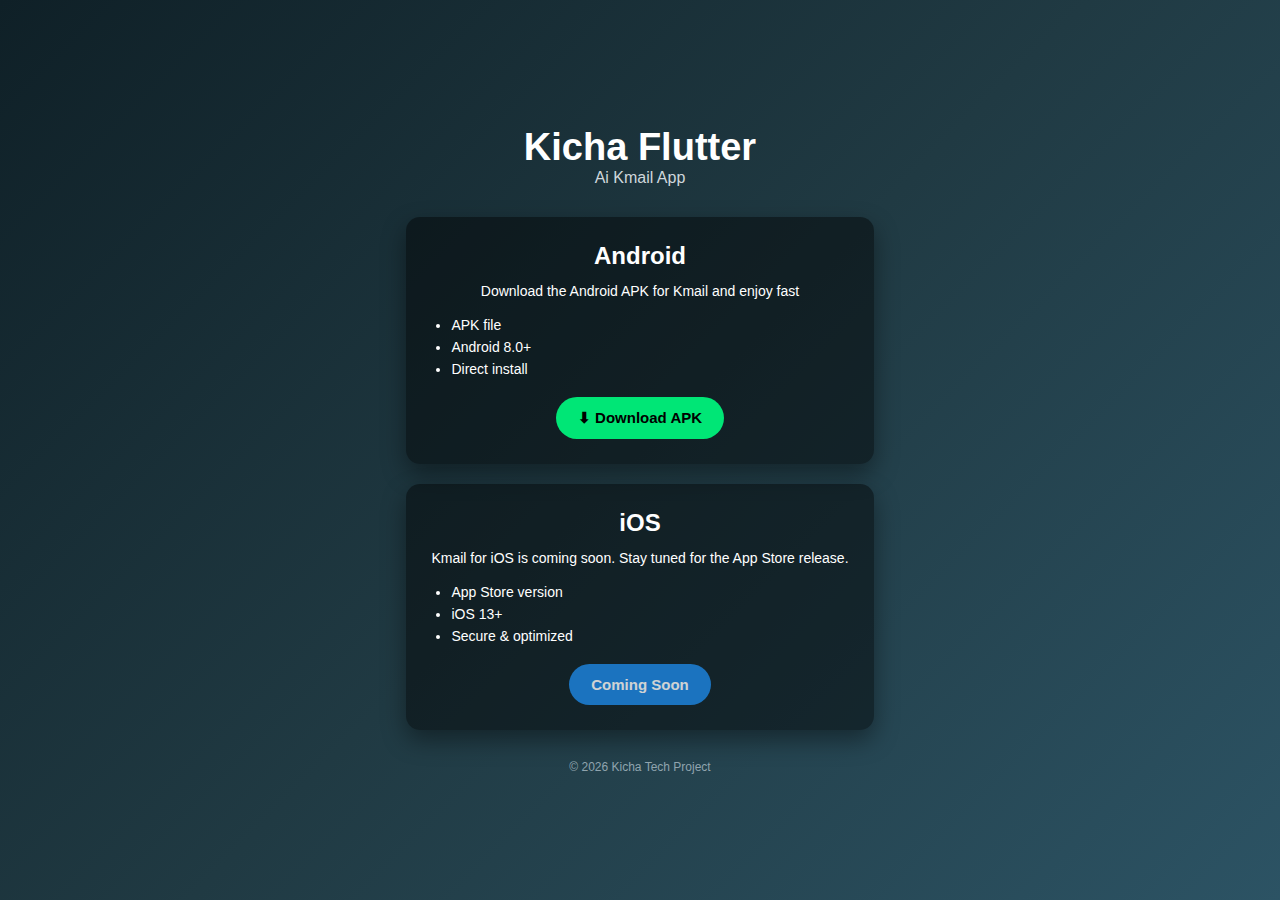
<file: index.html>
<!DOCTYPE html>
<html lang="en">
<head>
  <meta charset="UTF-8" />
  <meta name="viewport" content="width=device-width, initial-scale=1.0" />
  <title>Kicha Flutter - Download</title>
  <link rel="stylesheet" href="style.css" />
</head>
<body>

  <div class="container">
    <h1>Kicha Flutter</h1>
    <p class="tagline">Ai Kmail App</p>

    <div class="platforms">

      <!-- ANDROID -->
      <div class="card android">
        <h2>Android</h2>
        <p>
          Download the Android APK for Kmail and enjoy fast
        </p>

        <ul>
          <li>APK file</li>
          <li>Android 8.0+</li>
          <li>Direct install</li>
        </ul>

        <a href="https://github.com/Henstar2004/kicha_flutter/raw/main/app-release.apk" class="btn android-btn" download="Kmail.apk">
          ⬇ Download APK
        </a>
      </div>

      <!-- iOS -->
      <div class="card ios">
        <h2>iOS</h2>
        <p>
          Kmail for iOS is coming soon.
          Stay tuned for the App Store release.
        </p>

        <ul>
          <li>App Store version</li>
          <li>iOS 13+</li>
          <li>Secure & optimized</li>
        </ul>

        <button class="btn ios-btn" disabled>
           Coming Soon
        </button>
      </div>

    </div>

    <footer>
      © 2026 Kicha Tech Project
    </footer>
  </div>

</body>
</html>
</file>
<file: style.css>
* {
  margin: 0;
  padding: 0;
  box-sizing: border-box;
  font-family: Arial, Helvetica, sans-serif;
}

body {
  background: linear-gradient(135deg, #0f2027, #203a43, #2c5364);
  color: #ffffff;
  min-height: 100vh;
  display: flex;
  justify-content: center;
  align-items: center;
}

.container {
  max-width: 900px;
  padding: 20px;
  text-align: center;
}

h1 {
  font-size: 38px;
}

.tagline {
  color: #cfd8dc;
  margin-bottom: 30px;
}

.platforms {
  display: grid;
  grid-template-columns: repeat(auto-fit, minmax(280px, 1fr));
  gap: 20px;
}

.card {
  background: rgba(0, 0, 0, 0.45);
  padding: 25px;
  border-radius: 14px;
  box-shadow: 0 10px 25px rgba(0, 0, 0, 0.4);
}

.card h2 {
  font-size: 24px;
  margin-bottom: 10px;
}

.card p {
  font-size: 14px;
  line-height: 1.6;
  margin-bottom: 15px;
}

.card ul {
  text-align: left;
  padding-left: 20px;
  margin-bottom: 20px;
}

.card ul li {
  font-size: 14px;
  margin-bottom: 6px;
}

.btn {
  display: inline-block;
  padding: 12px 22px;
  border-radius: 30px;
  font-size: 15px;
  text-decoration: none;
  font-weight: bold;
  cursor: pointer;
  border: none;
}

/* ANDROID */
.android-btn {
  background: #00e676;
  color: #000;
}

.android-btn:hover {
  box-shadow: 0 8px 20px rgba(0, 230, 118, 0.5);
}

/* iOS */
.ios-btn {
  background: #1e88e5;
  color: #fff;
  cursor: not-allowed;
  opacity: 0.8;
}

footer {
  margin-top: 30px;
  font-size: 12px;
  color: #90a4ae;
}
</file>
